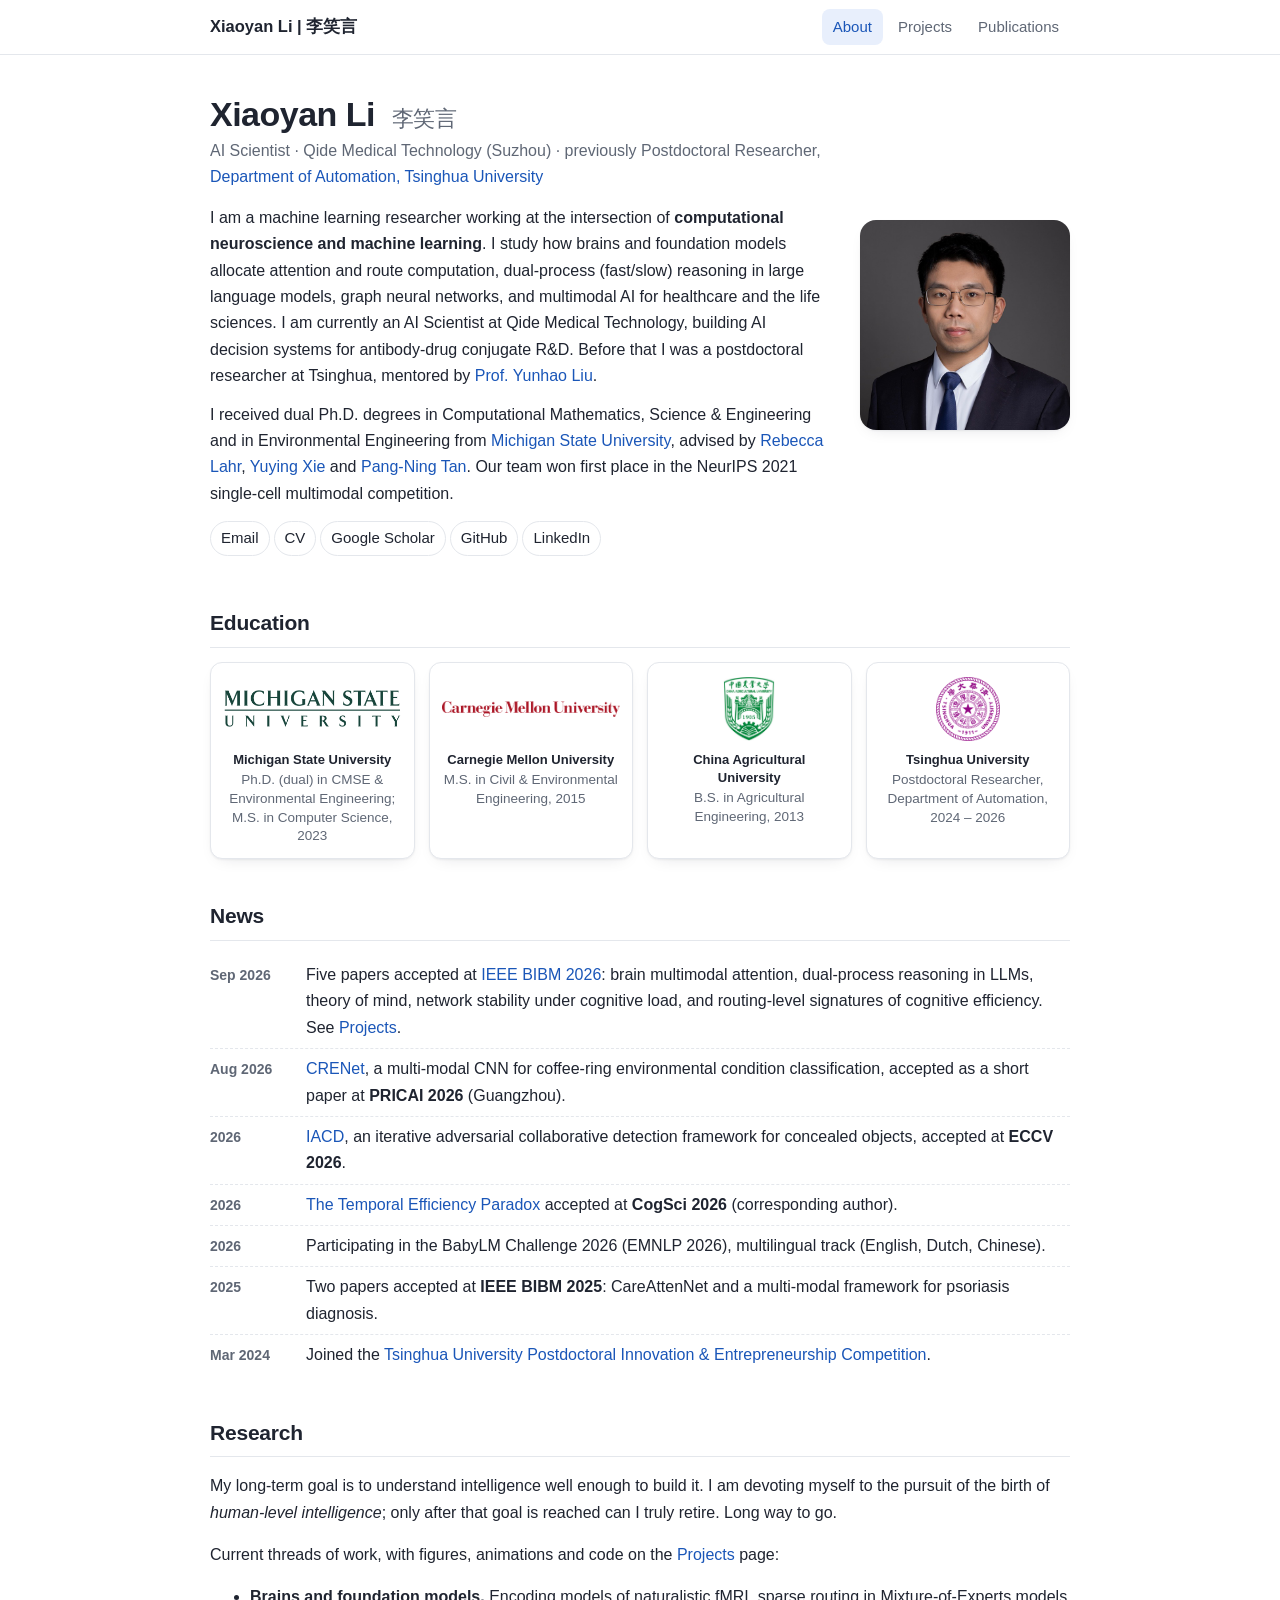
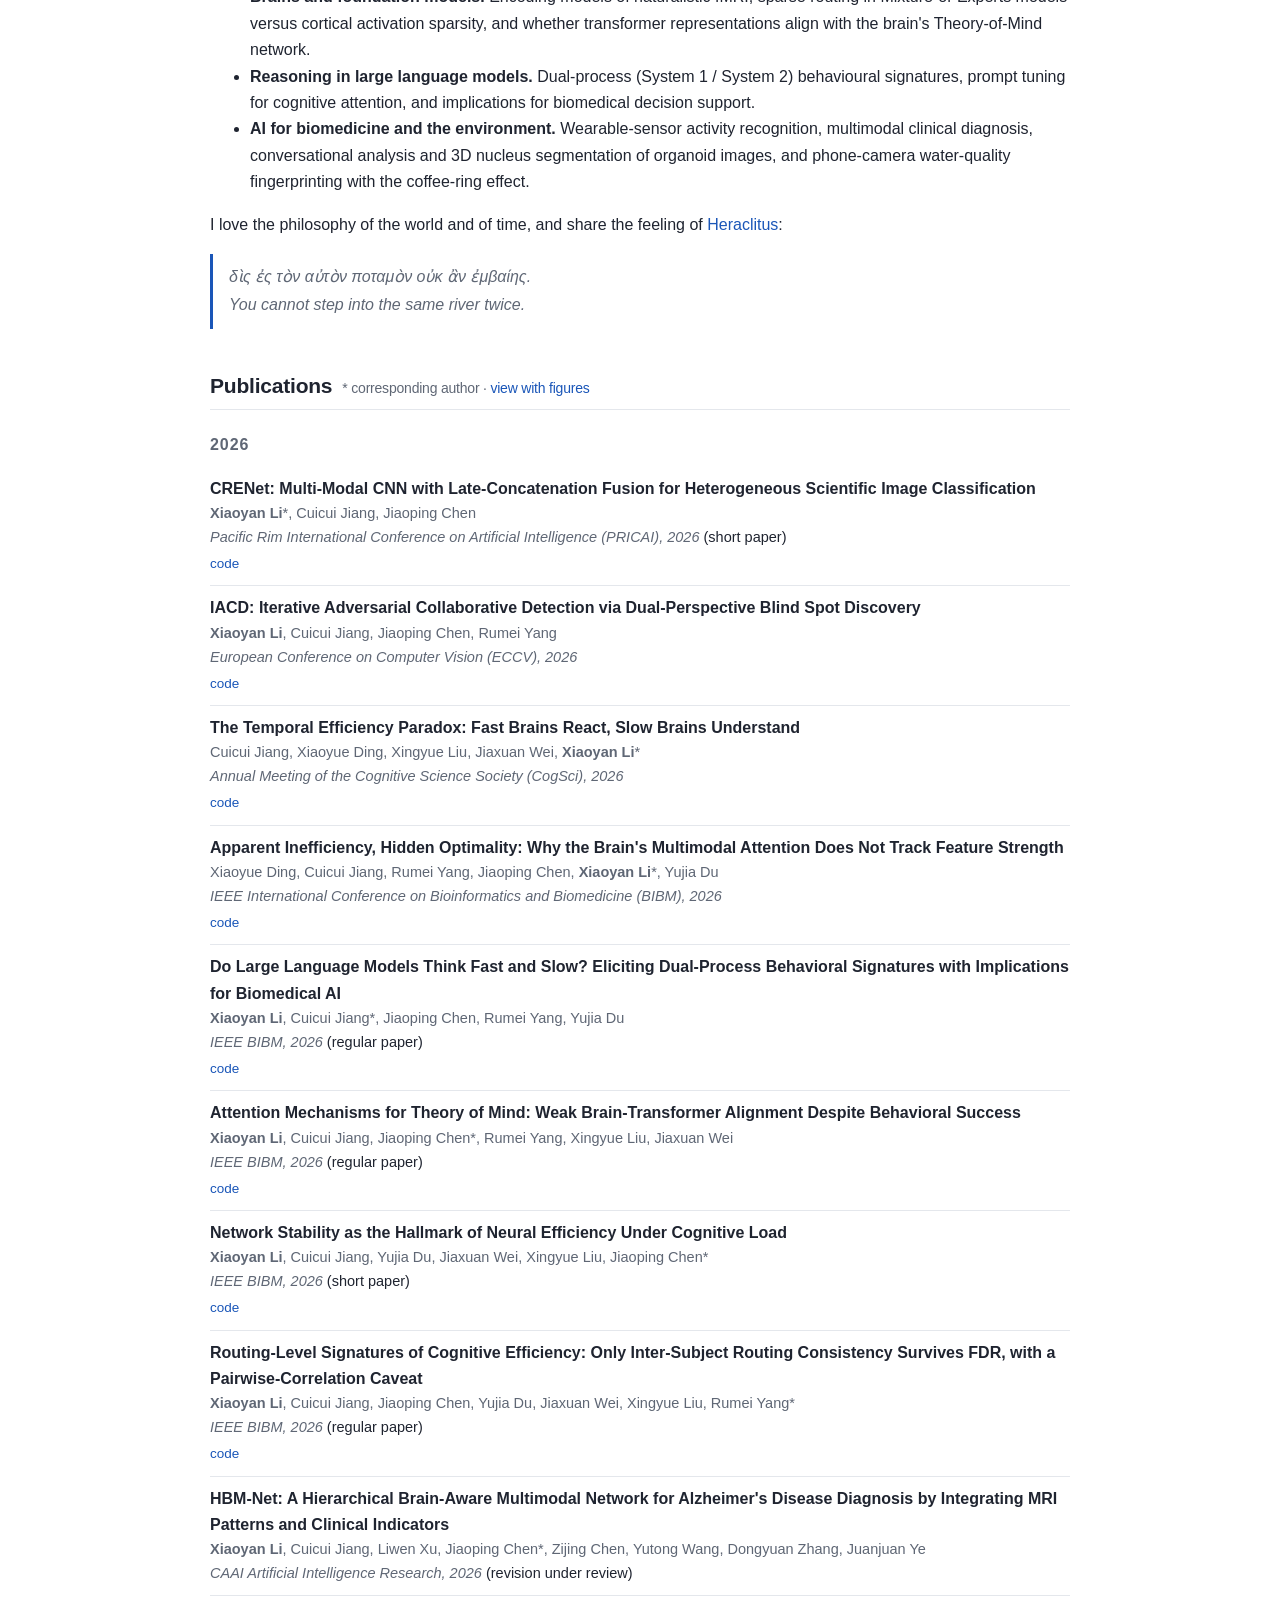
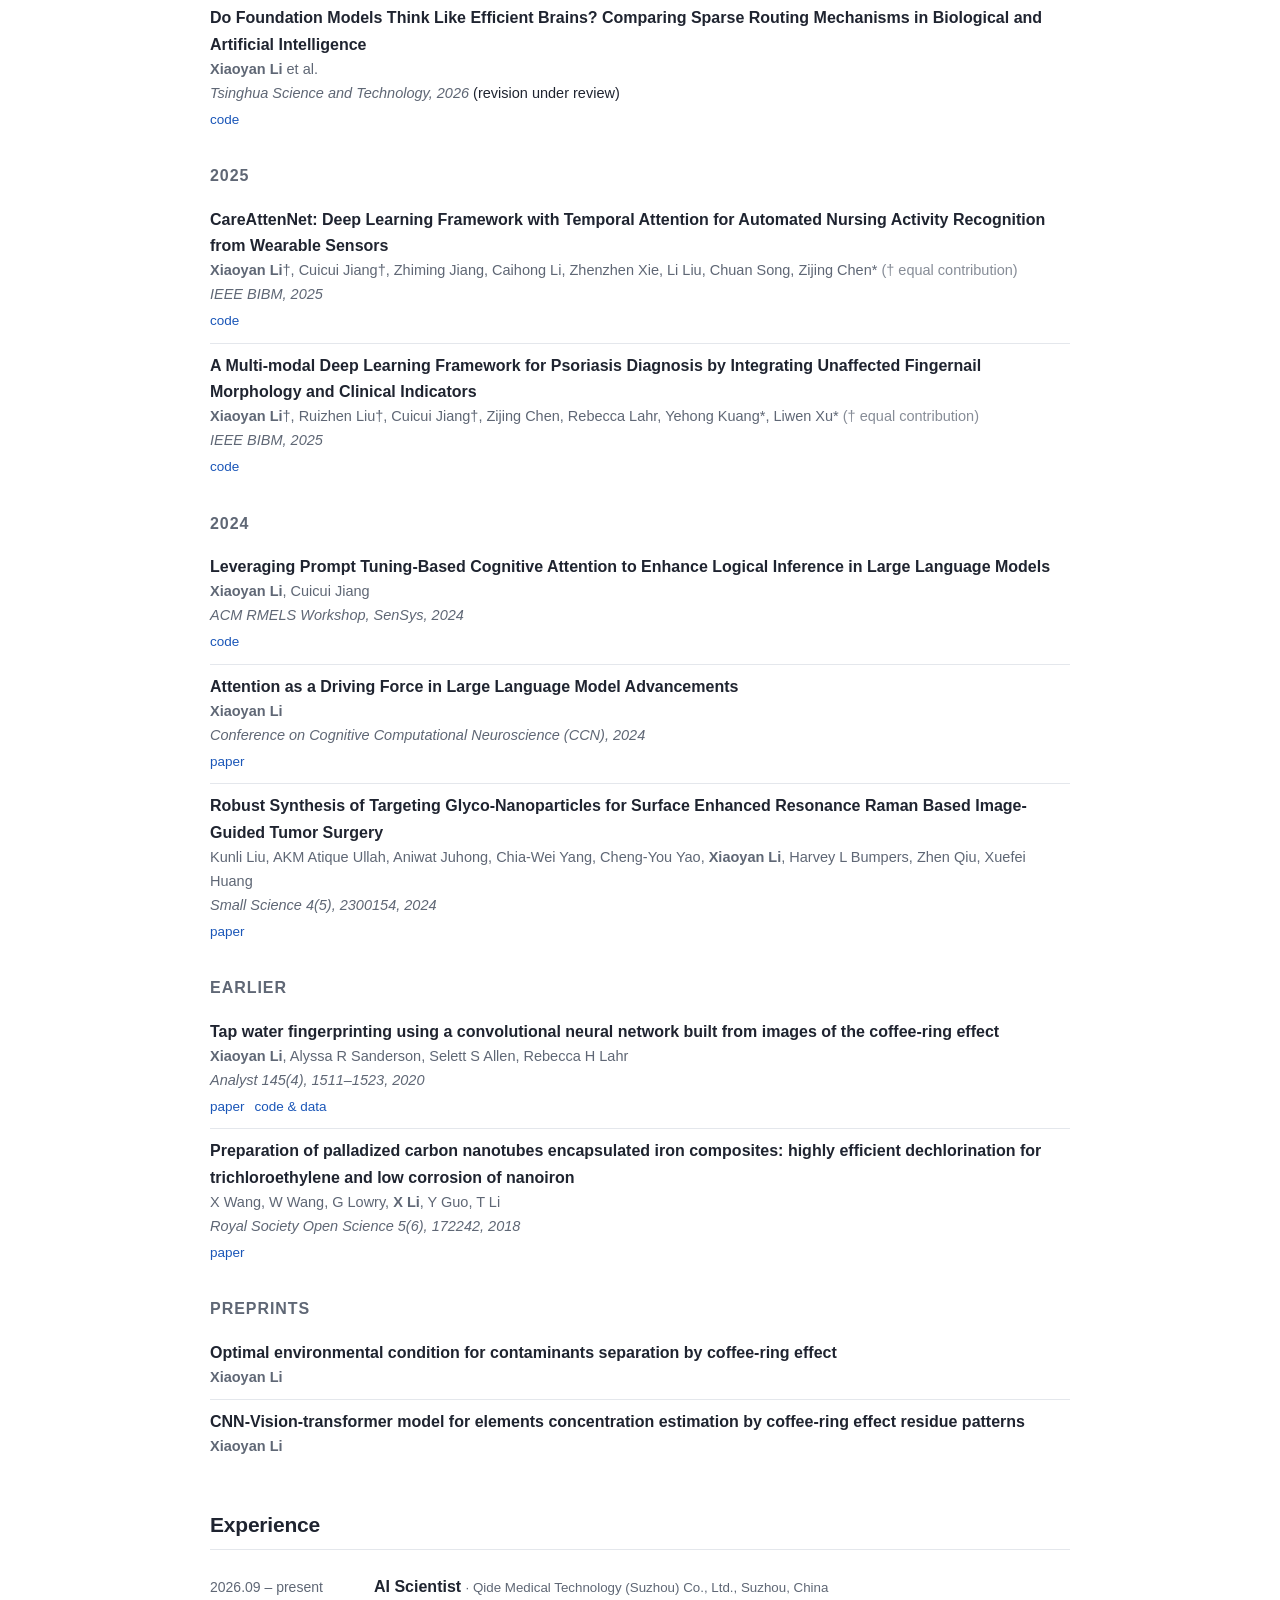
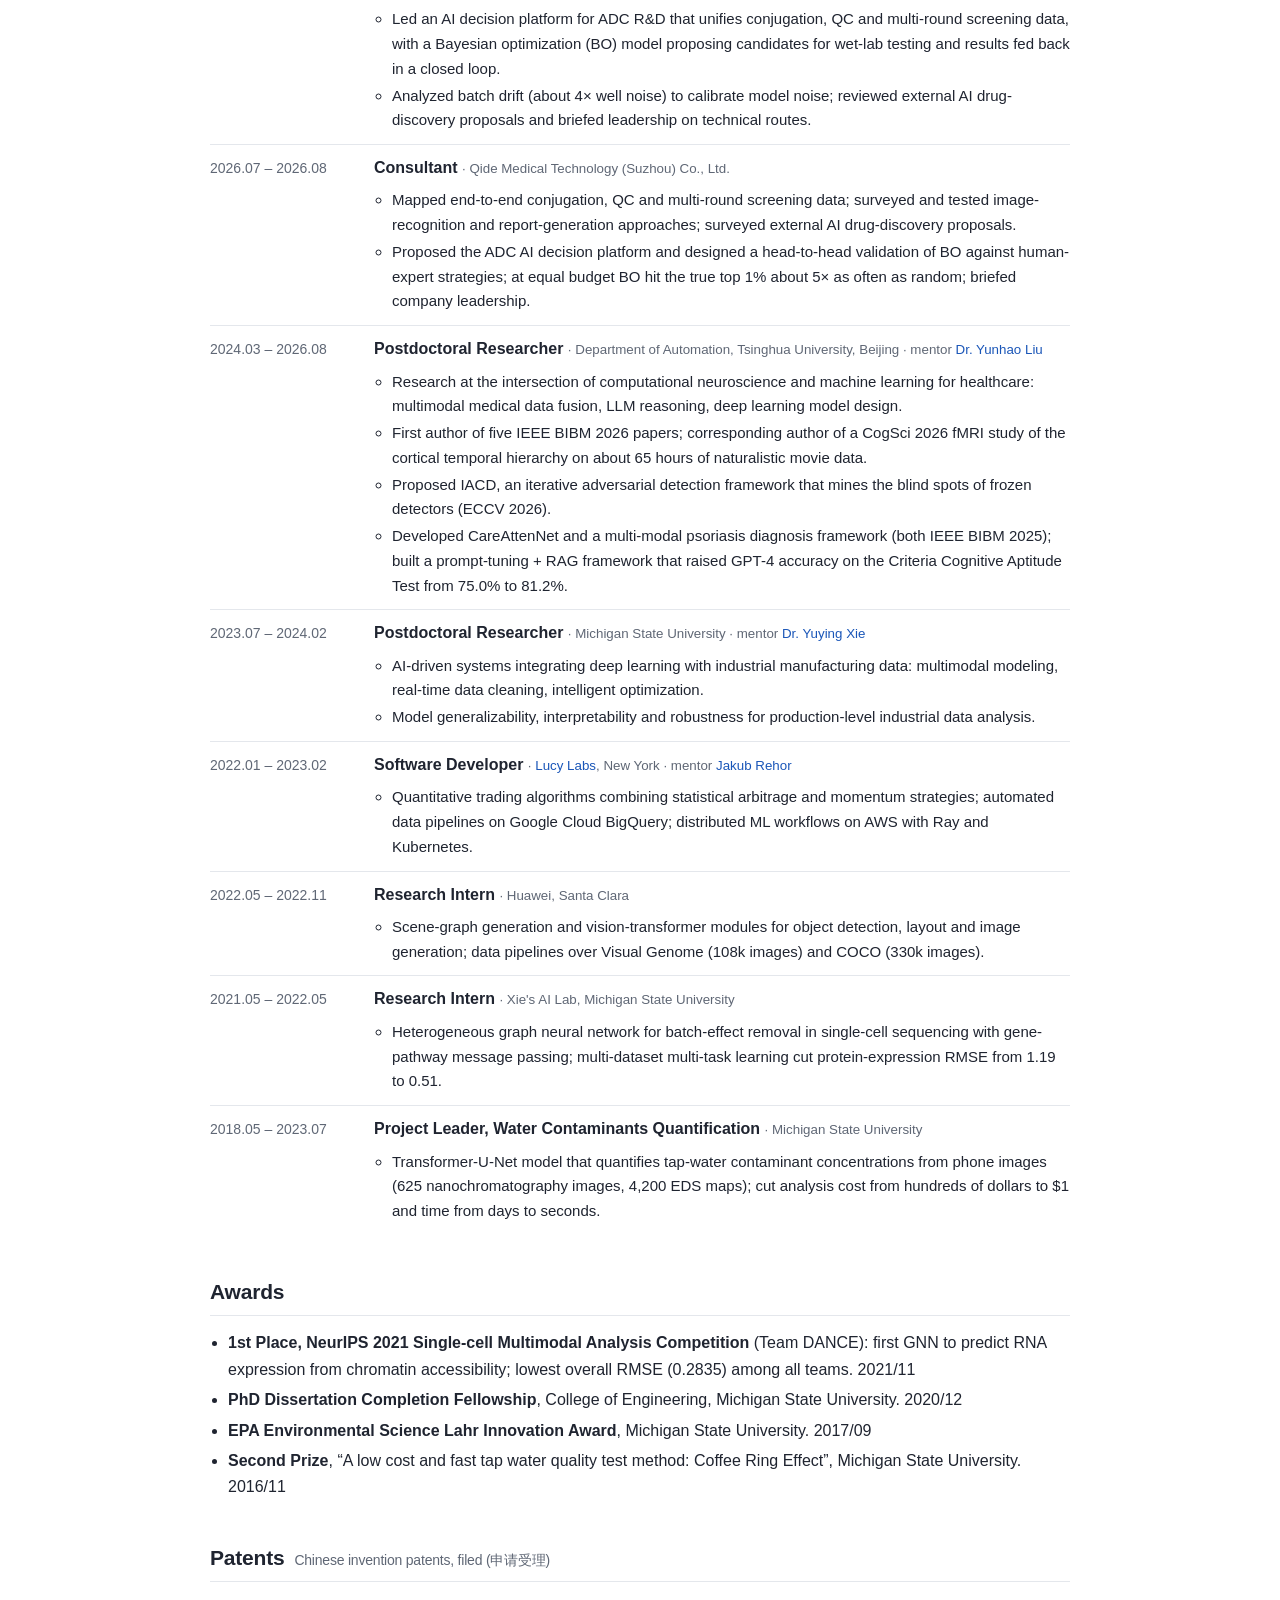
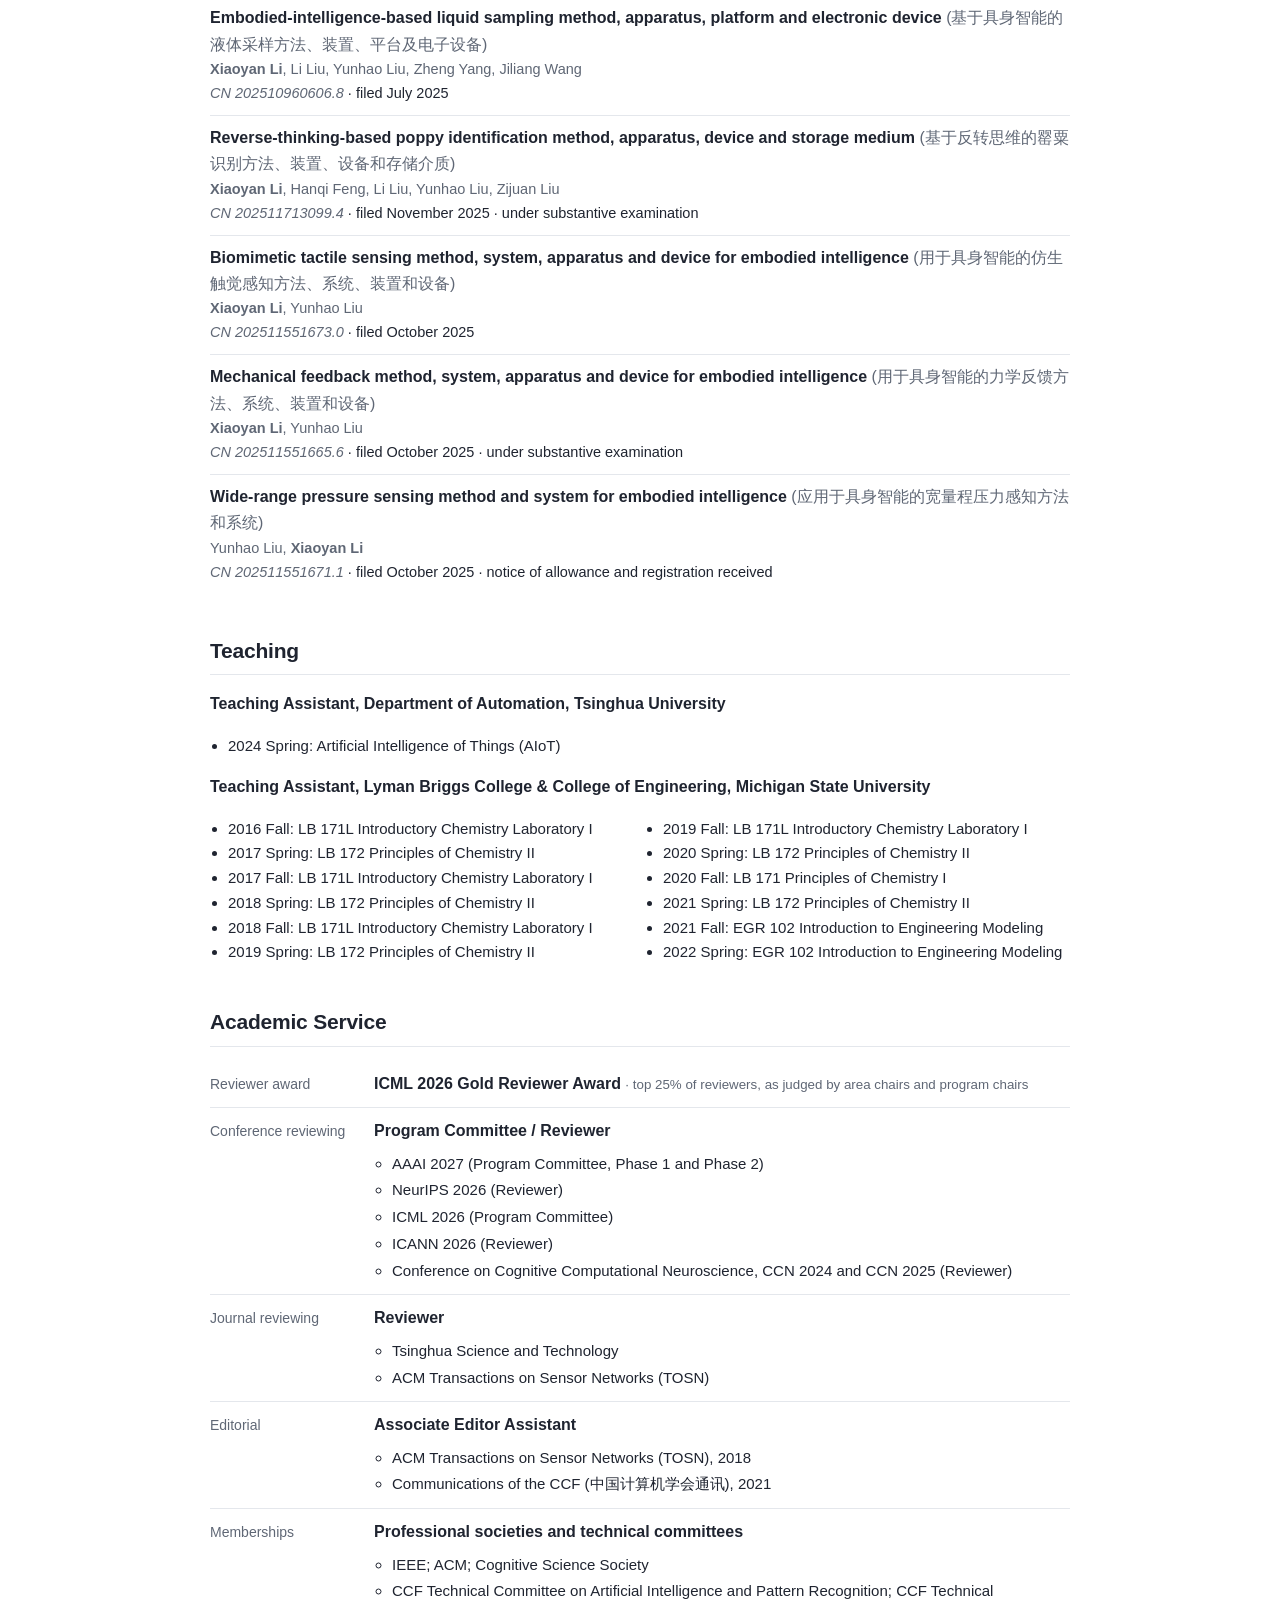
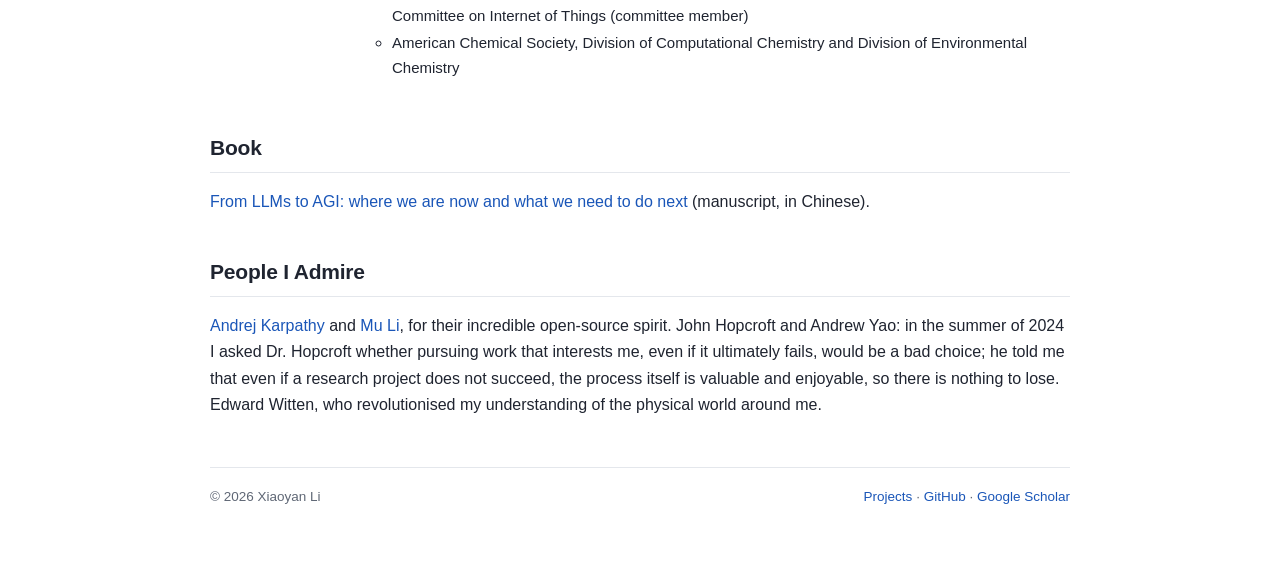
<file: index.html>
<!DOCTYPE html>
<html lang="en">
<head>
<meta charset="utf-8">
<meta name="viewport" content="width=device-width, initial-scale=1">
<title>Xiaoyan Li 李笑言</title>
<meta name="description" content="Xiaoyan Li (李笑言): machine learning researcher working at the intersection of computational neuroscience, large language models, and AI for biomedicine. AI Scientist at Qide Medical Technology; previously postdoc at Tsinghua University; dual Ph.D. from Michigan State University.">
<meta property="og:title" content="Xiaoyan Li 李笑言">
<meta property="og:description" content="Computational neuroscience × machine learning, LLM reasoning, and AI for biomedicine.">
<meta property="og:image" content="https://lixiaoyan629.com/images/profile.jpg?v=2">
<link rel="icon" href="./images/profile.jpg?v=2">
<link rel="stylesheet" href="./site.css">
</head>
<body>
<header class="topnav">
  <div class="inner">
    <a class="brand" href="./">Xiaoyan Li | 李笑言</a>
    <nav>
      <a href="./" aria-current="page">About</a>
      <a href="./projects.html">Projects</a>
      <a href="./#publications">Publications</a>
    </nav>
  </div>
</header>

<main class="wrap">

  <section class="header">
    <div>
      <h1>Xiaoyan Li <span class="cn">李笑言</span></h1>
      <p class="role">AI Scientist · Qide Medical Technology (Suzhou) · previously Postdoctoral Researcher, <a href="https://www.au.tsinghua.edu.cn/">Department of Automation, Tsinghua University</a></p>
      <p>I am a machine learning researcher working at the intersection of <strong>computational neuroscience and machine learning</strong>. I study how brains and foundation models allocate attention and route computation, dual-process (fast/slow) reasoning in large language models, graph neural networks, and multimodal AI for healthcare and the life sciences. I am currently an AI Scientist at Qide Medical Technology, building AI decision systems for antibody-drug conjugate R&amp;D. Before that I was a postdoctoral researcher at Tsinghua, mentored by <a href="https://gix.tsinghua.edu.cn/en/Faculty.htm">Prof. Yunhao Liu</a>.</p>
      <p>I received dual Ph.D. degrees in Computational Mathematics, Science &amp; Engineering and in Environmental Engineering from <a href="https://msu.edu/">Michigan State University</a>, advised by <a href="https://www.egr.msu.edu/lahrlab/profile/rebecca-h-lahr">Rebecca Lahr</a>, <a href="https://cmse.msu.edu/directory/faculty/yuying-xie/">Yuying Xie</a> and <a href="https://www.cse.msu.edu/~ptan/">Pang-Ning Tan</a>. Our team won first place in the NeurIPS 2021 single-cell multimodal competition.</p>
      <div class="linkrow">
        <a href="mailto:xiaoyanli629@tsinghua.edu.cn">Email</a>
        <a href="./files/XiaoyanLi_Resume.pdf">CV</a>
        <a href="https://scholar.google.com/citations?user=qWgz8HcAAAAJ&hl=en">Google Scholar</a>
        <a href="https://github.com/xiaoyanLi629">GitHub</a>
        <a href="https://www.linkedin.com/in/xiaoyan-li/">LinkedIn</a>
      </div>
    </div>
    <img class="photo" src="./images/profile.jpg?v=2" alt="Portrait of Xiaoyan Li">
  </section>

  <h2 class="sec" id="education">Education</h2>
  <div class="edu">
    <div class="tile">
      <div class="logo"><img src="./images/logos/msu.png" alt="Michigan State University"></div>
      <div class="deg"><b>Michigan State University</b><span>Ph.D. (dual) in CMSE &amp; Environmental Engineering; M.S. in Computer Science, 2023</span></div>
    </div>
    <div class="tile">
      <div class="logo"><img src="./images/logos/cmu.png" alt="Carnegie Mellon University"></div>
      <div class="deg"><b>Carnegie Mellon University</b><span>M.S. in Civil &amp; Environmental Engineering, 2015</span></div>
    </div>
    <div class="tile">
      <div class="logo"><img src="./images/logos/cau.png" alt="China Agricultural University"></div>
      <div class="deg"><b>China Agricultural University</b><span>B.S. in Agricultural Engineering, 2013</span></div>
    </div>
    <div class="tile">
      <div class="logo"><img src="./images/logos/tsinghua.png" alt="Tsinghua University"></div>
      <div class="deg"><b>Tsinghua University</b><span>Postdoctoral Researcher, Department of Automation, 2024 – 2026</span></div>
    </div>
  </div>

  <h2 class="sec" id="news">News</h2>
  <ul class="news">
    <li><span class="d">Sep 2026</span><span>Five papers accepted at <a href="https://ieeebibm.org/BIBM2026/">IEEE BIBM 2026</a>: brain multimodal attention, dual-process reasoning in LLMs, theory of mind, network stability under cognitive load, and routing-level signatures of cognitive efficiency. See <a href="./projects.html">Projects</a>.</span></li>
    <li><span class="d">Aug 2026</span><span><a href="https://github.com/xiaoyanLi629/CRENet-MultiModal-CoffeeRing">CRENet</a>, a multi-modal CNN for coffee-ring environmental condition classification, accepted as a short paper at <strong>PRICAI 2026</strong> (Guangzhou).</span></li>
    <li><span class="d">2026</span><span><a href="https://github.com/xiaoyanLi629/IACD">IACD</a>, an iterative adversarial collaborative detection framework for concealed objects, accepted at <strong>ECCV 2026</strong>.</span></li>
    <li><span class="d">2026</span><span><a href="https://github.com/xiaoyanLi629/temporal-efficiency-paradox">The Temporal Efficiency Paradox</a> accepted at <strong>CogSci 2026</strong> (corresponding author).</span></li>
    <li><span class="d">2026</span><span>Participating in the BabyLM Challenge 2026 (EMNLP 2026), multilingual track (English, Dutch, Chinese).</span></li>
    <li><span class="d">2025</span><span>Two papers accepted at <strong>IEEE BIBM 2025</strong>: CareAttenNet and a multi-modal framework for psoriasis diagnosis.</span></li>
    <li><span class="d">Mar 2024</span><span>Joined the <a href="https://postdoctor.tsinghua.edu.cn/sites/app/cxcyds/index.html">Tsinghua University Postdoctoral Innovation &amp; Entrepreneurship Competition</a>.</span></li>
  </ul>

  <h2 class="sec" id="research">Research</h2>
  <p>My long-term goal is to understand intelligence well enough to build it. I am devoting myself to the pursuit of the birth of <em>human-level intelligence</em>; only after that goal is reached can I truly retire. Long way to go.</p>
  <p>Current threads of work, with figures, animations and code on the <a href="./projects.html">Projects</a> page:</p>
  <ul>
    <li><strong>Brains and foundation models.</strong> Encoding models of naturalistic fMRI, sparse routing in Mixture-of-Experts models versus cortical activation sparsity, and whether transformer representations align with the brain's Theory-of-Mind network.</li>
    <li><strong>Reasoning in large language models.</strong> Dual-process (System 1 / System 2) behavioural signatures, prompt tuning for cognitive attention, and implications for biomedical decision support.</li>
    <li><strong>AI for biomedicine and the environment.</strong> Wearable-sensor activity recognition, multimodal clinical diagnosis, conversational analysis and 3D nucleus segmentation of organoid images, and phone-camera water-quality fingerprinting with the coffee-ring effect.</li>
  </ul>
  <p>I love the philosophy of the world and of time, and share the feeling of <a href="https://en.wikipedia.org/wiki/Heraclitus">Heraclitus</a>:</p>
  <blockquote><p>δὶς ἐς τὸν αὐτὸν ποταμὸν οὐκ ἂν ἐμβαίης.</p><p>You cannot step into the same river twice.</p></blockquote>

  <h2 class="sec" id="publications">Publications <small>* corresponding author · <a href="./projects.html">view with figures</a></small></h2>
  <h3 class="sub">2026</h3>
  <ul class="pubs">
    <li><div class="t">CRENet: Multi-Modal CNN with Late-Concatenation Fusion for Heterogeneous Scientific Image Classification</div><div class="a"><b>Xiaoyan Li</b>*, Cuicui Jiang, Jiaoping Chen</div><div class="v"><em>Pacific Rim International Conference on Artificial Intelligence (PRICAI), 2026</em> (short paper)</div><div class="l"><a href="https://github.com/xiaoyanLi629/CRENet-MultiModal-CoffeeRing">code</a></div></li>
    <li><div class="t">IACD: Iterative Adversarial Collaborative Detection via Dual-Perspective Blind Spot Discovery</div><div class="a"><b>Xiaoyan Li</b>, Cuicui Jiang, Jiaoping Chen, Rumei Yang</div><div class="v"><em>European Conference on Computer Vision (ECCV), 2026</em></div><div class="l"><a href="https://github.com/xiaoyanLi629/IACD">code</a></div></li>
    <li><div class="t">The Temporal Efficiency Paradox: Fast Brains React, Slow Brains Understand</div><div class="a">Cuicui Jiang, Xiaoyue Ding, Xingyue Liu, Jiaxuan Wei, <b>Xiaoyan Li</b>*</div><div class="v"><em>Annual Meeting of the Cognitive Science Society (CogSci), 2026</em></div><div class="l"><a href="https://github.com/xiaoyanLi629/temporal-efficiency-paradox">code</a></div></li>
    <li><div class="t">Apparent Inefficiency, Hidden Optimality: Why the Brain's Multimodal Attention Does Not Track Feature Strength</div><div class="a">Xiaoyue Ding, Cuicui Jiang, Rumei Yang, Jiaoping Chen, <b>Xiaoyan Li</b>*, Yujia Du</div><div class="v"><em>IEEE International Conference on Bioinformatics and Biomedicine (BIBM), 2026</em></div><div class="l"><a href="https://github.com/xiaoyanLi629/encoding-attention-dissociation">code</a></div></li>
    <li><div class="t">Do Large Language Models Think Fast and Slow? Eliciting Dual-Process Behavioral Signatures with Implications for Biomedical AI</div><div class="a"><b>Xiaoyan Li</b>, Cuicui Jiang*, Jiaoping Chen, Rumei Yang, Yujia Du</div><div class="v"><em>IEEE BIBM, 2026</em> (regular paper)</div><div class="l"><a href="https://github.com/xiaoyanLi629/dual-process-llm">code</a></div></li>
    <li><div class="t">Attention Mechanisms for Theory of Mind: Weak Brain-Transformer Alignment Despite Behavioral Success</div><div class="a"><b>Xiaoyan Li</b>, Cuicui Jiang, Jiaoping Chen*, Rumei Yang, Xingyue Liu, Jiaxuan Wei</div><div class="v"><em>IEEE BIBM, 2026</em> (regular paper)</div><div class="l"><a href="https://github.com/xiaoyanLi629/attention-tom-brain-transformer">code</a></div></li>
    <li><div class="t">Network Stability as the Hallmark of Neural Efficiency Under Cognitive Load</div><div class="a"><b>Xiaoyan Li</b>, Cuicui Jiang, Yujia Du, Jiaxuan Wei, Xingyue Liu, Jiaoping Chen*</div><div class="v"><em>IEEE BIBM, 2026</em> (short paper)</div><div class="l"><a href="https://github.com/xiaoyanLi629/neural-efficiency-cognitive-load">code</a></div></li>
    <li><div class="t">Routing-Level Signatures of Cognitive Efficiency: Only Inter-Subject Routing Consistency Survives FDR, with a Pairwise-Correlation Caveat</div><div class="a"><b>Xiaoyan Li</b>, Cuicui Jiang, Jiaoping Chen, Yujia Du, Jiaxuan Wei, Xingyue Liu, Rumei Yang*</div><div class="v"><em>IEEE BIBM, 2026</em> (regular paper)</div><div class="l"><a href="https://github.com/xiaoyanLi629/routing-signatures-efficiency">code</a></div></li>
    <li><div class="t">HBM-Net: A Hierarchical Brain-Aware Multimodal Network for Alzheimer's Disease Diagnosis by Integrating MRI Patterns and Clinical Indicators</div><div class="a"><b>Xiaoyan Li</b>, Cuicui Jiang, Liwen Xu, Jiaoping Chen*, Zijing Chen, Yutong Wang, Dongyuan Zhang, Juanjuan Ye</div><div class="v"><em>CAAI Artificial Intelligence Research, 2026</em> (revision under review)</div></li>
    <li><div class="t">Do Foundation Models Think Like Efficient Brains? Comparing Sparse Routing Mechanisms in Biological and Artificial Intelligence</div><div class="a"><b>Xiaoyan Li</b> et al.</div><div class="v"><em>Tsinghua Science and Technology, 2026</em> (revision under review)</div><div class="l"><a href="https://github.com/xiaoyanLi629/brain-moe-sparse-routing">code</a></div></li>
  </ul>
  <h3 class="sub">2025</h3>
  <ul class="pubs">
    <li><div class="t">CareAttenNet: Deep Learning Framework with Temporal Attention for Automated Nursing Activity Recognition from Wearable Sensors</div><div class="a"><b>Xiaoyan Li</b>†, Cuicui Jiang†, Zhiming Jiang, Caihong Li, Zhenzhen Xie, Li Liu, Chuan Song, Zijing Chen* <span style="opacity:.75">(† equal contribution)</span></div><div class="v"><em>IEEE BIBM, 2025</em></div><div class="l"><a href="https://github.com/xiaoyanLi629/CareAttenNet-Deep-Learning-Framework-with-Temporal-Attention-for-Nursing-Activity-Recognition">code</a></div></li>
    <li><div class="t">A Multi-modal Deep Learning Framework for Psoriasis Diagnosis by Integrating Unaffected Fingernail Morphology and Clinical Indicators</div><div class="a"><b>Xiaoyan Li</b>†, Ruizhen Liu†, Cuicui Jiang†, Zijing Chen, Rebecca Lahr, Yehong Kuang*, Liwen Xu* <span style="opacity:.75">(† equal contribution)</span></div><div class="v"><em>IEEE BIBM, 2025</em></div><div class="l"><a href="https://github.com/xiaoyanLi629/A-Multi-modal-Deep-Learning-Framework-for-Psoriasis-Diagnosis">code</a></div></li>
  </ul>
  <h3 class="sub">2024</h3>
  <ul class="pubs">
    <li><div class="t">Leveraging Prompt Tuning-Based Cognitive Attention to Enhance Logical Inference in Large Language Models</div><div class="a"><b>Xiaoyan Li</b>, Cuicui Jiang</div><div class="v"><em>ACM RMELS Workshop, SenSys, 2024</em></div><div class="l"><a href="https://github.com/xiaoyanLi629/RMELS2024">code</a></div></li>
    <li><div class="t">Attention as a Driving Force in Large Language Model Advancements</div><div class="a"><b>Xiaoyan Li</b></div><div class="v"><em>Conference on Cognitive Computational Neuroscience (CCN), 2024</em></div><div class="l"><a href="https://2024.ccneuro.org/pdf/52_Paper_authored_Attention-as-a-Driving-Force-in-Large-Language-Model-Advancements.pdf">paper</a></div></li>
    <li><div class="t">Robust Synthesis of Targeting Glyco-Nanoparticles for Surface Enhanced Resonance Raman Based Image-Guided Tumor Surgery</div><div class="a">Kunli Liu, AKM Atique Ullah, Aniwat Juhong, Chia-Wei Yang, Cheng-You Yao, <b>Xiaoyan Li</b>, Harvey L Bumpers, Zhen Qiu, Xuefei Huang</div><div class="v"><em>Small Science 4(5), 2300154, 2024</em></div><div class="l"><a href="https://onlinelibrary.wiley.com/doi/full/10.1002/smsc.202300154">paper</a></div></li>
  </ul>
  <h3 class="sub">Earlier</h3>
  <ul class="pubs">
    <li><div class="t">Tap water fingerprinting using a convolutional neural network built from images of the coffee-ring effect</div><div class="a"><b>Xiaoyan Li</b>, Alyssa R Sanderson, Selett S Allen, Rebecca H Lahr</div><div class="v"><em>Analyst 145(4), 1511–1523, 2020</em></div><div class="l"><a href="https://pubs.rsc.org/en/content/articlelanding/2020/an/c9an01624d">paper</a><a href="https://github.com/xiaoyanLi629/CNN_coffee_ring_effect">code &amp; data</a></div></li>
    <li><div class="t">Preparation of palladized carbon nanotubes encapsulated iron composites: highly efficient dechlorination for trichloroethylene and low corrosion of nanoiron</div><div class="a">X Wang, W Wang, G Lowry, <b>X Li</b>, Y Guo, T Li</div><div class="v"><em>Royal Society Open Science 5(6), 172242, 2018</em></div><div class="l"><a href="https://royalsocietypublishing.org/doi/10.1098/rsos.172242">paper</a></div></li>
  </ul>
  <h3 class="sub">Preprints</h3>
  <ul class="pubs">
    <li><div class="t">Optimal environmental condition for contaminants separation by coffee-ring effect</div><div class="a"><b>Xiaoyan Li</b></div></li>
    <li><div class="t">CNN-Vision-transformer model for elements concentration estimation by coffee-ring effect residue patterns</div><div class="a"><b>Xiaoyan Li</b></div></li>
  </ul>

  <h2 class="sec" id="experience">Experience</h2>
  <ul class="exp">
    <li><span class="d">2026.09 – present</span><div><div class="r">AI Scientist <small>· Qide Medical Technology (Suzhou) Co., Ltd., Suzhou, China</small></div>
      <ul>
        <li>Led an AI decision platform for ADC R&amp;D that unifies conjugation, QC and multi-round screening data, with a Bayesian optimization (BO) model proposing candidates for wet-lab testing and results fed back in a closed loop.</li>
        <li>Analyzed batch drift (about 4&times; well noise) to calibrate model noise; reviewed external AI drug-discovery proposals and briefed leadership on technical routes.</li>
      </ul></div></li>
    <li><span class="d">2026.07 – 2026.08</span><div><div class="r">Consultant <small>· Qide Medical Technology (Suzhou) Co., Ltd.</small></div>
      <ul>
        <li>Mapped end-to-end conjugation, QC and multi-round screening data; surveyed and tested image-recognition and report-generation approaches; surveyed external AI drug-discovery proposals.</li>
        <li>Proposed the ADC AI decision platform and designed a head-to-head validation of BO against human-expert strategies; at equal budget BO hit the true top 1% about 5&times; as often as random; briefed company leadership.</li>
      </ul></div></li>
    <li><span class="d">2024.03 – 2026.08</span><div><div class="r">Postdoctoral Researcher <small>· Department of Automation, Tsinghua University, Beijing · mentor <a href="https://gix.tsinghua.edu.cn/en/Faculty.htm">Dr. Yunhao Liu</a></small></div>
      <ul>
        <li>Research at the intersection of computational neuroscience and machine learning for healthcare: multimodal medical data fusion, LLM reasoning, deep learning model design.</li>
        <li>First author of five IEEE BIBM 2026 papers; corresponding author of a CogSci 2026 fMRI study of the cortical temporal hierarchy on about 65 hours of naturalistic movie data.</li>
        <li>Proposed IACD, an iterative adversarial detection framework that mines the blind spots of frozen detectors (ECCV 2026).</li>
        <li>Developed CareAttenNet and a multi-modal psoriasis diagnosis framework (both IEEE BIBM 2025); built a prompt-tuning + RAG framework that raised GPT-4 accuracy on the Criteria Cognitive Aptitude Test from 75.0% to 81.2%.</li>
      </ul></div></li>
    <li><span class="d">2023.07 – 2024.02</span><div><div class="r">Postdoctoral Researcher <small>· Michigan State University · mentor <a href="https://cmse.msu.edu/directory/faculty/yuying-xie/">Dr. Yuying Xie</a></small></div>
      <ul>
        <li>AI-driven systems integrating deep learning with industrial manufacturing data: multimodal modeling, real-time data cleaning, intelligent optimization.</li>
        <li>Model generalizability, interpretability and robustness for production-level industrial data analysis.</li>
      </ul></div></li>
    <li><span class="d">2022.01 – 2023.02</span><div><div class="r">Software Developer <small>· <a href="https://lucylabs.io/">Lucy Labs</a>, New York · mentor <a href="https://inclineia.com/jakub-rehor/">Jakub Rehor</a></small></div>
      <ul>
        <li>Quantitative trading algorithms combining statistical arbitrage and momentum strategies; automated data pipelines on Google Cloud BigQuery; distributed ML workflows on AWS with Ray and Kubernetes.</li>
      </ul></div></li>
    <li><span class="d">2022.05 – 2022.11</span><div><div class="r">Research Intern <small>· Huawei, Santa Clara</small></div>
      <ul>
        <li>Scene-graph generation and vision-transformer modules for object detection, layout and image generation; data pipelines over Visual Genome (108k images) and COCO (330k images).</li>
      </ul></div></li>
    <li><span class="d">2021.05 – 2022.05</span><div><div class="r">Research Intern <small>· Xie's AI Lab, Michigan State University</small></div>
      <ul>
        <li>Heterogeneous graph neural network for batch-effect removal in single-cell sequencing with gene-pathway message passing; multi-dataset multi-task learning cut protein-expression RMSE from 1.19 to 0.51.</li>
      </ul></div></li>
    <li><span class="d">2018.05 – 2023.07</span><div><div class="r">Project Leader, Water Contaminants Quantification <small>· Michigan State University</small></div>
      <ul>
        <li>Transformer-U-Net model that quantifies tap-water contaminant concentrations from phone images (625 nanochromatography images, 4,200 EDS maps); cut analysis cost from hundreds of dollars to $1 and time from days to seconds.</li>
      </ul></div></li>
  </ul>

  <h2 class="sec" id="awards">Awards</h2>
  <ul class="awards">
    <li><strong>1st Place, NeurIPS 2021 Single-cell Multimodal Analysis Competition</strong> (Team DANCE): first GNN to predict RNA expression from chromatin accessibility; lowest overall RMSE (0.2835) among all teams. 2021/11</li>
    <li><strong>PhD Dissertation Completion Fellowship</strong>, College of Engineering, Michigan State University. 2020/12</li>
    <li><strong>EPA Environmental Science Lahr Innovation Award</strong>, Michigan State University. 2017/09</li>
    <li><strong>Second Prize</strong>, “A low cost and fast tap water quality test method: Coffee Ring Effect”, Michigan State University. 2016/11</li>
  </ul>

  <h2 class="sec" id="patents">Patents <small>Chinese invention patents, filed (申请受理)</small></h2>
  <ul class="pubs">
    <li><div class="t">Embodied-intelligence-based liquid sampling method, apparatus, platform and electronic device <span style="font-weight:400;color:var(--muted)">(基于具身智能的液体采样方法、装置、平台及电子设备)</span></div><div class="a"><b>Xiaoyan Li</b>, Li Liu, Yunhao Liu, Zheng Yang, Jiliang Wang</div><div class="v"><em>CN 202510960606.8</em> · filed July 2025</div></li>
    <li><div class="t">Reverse-thinking-based poppy identification method, apparatus, device and storage medium <span style="font-weight:400;color:var(--muted)">(基于反转思维的罂粟识别方法、装置、设备和存储介质)</span></div><div class="a"><b>Xiaoyan Li</b>, Hanqi Feng, Li Liu, Yunhao Liu, Zijuan Liu</div><div class="v"><em>CN 202511713099.4</em> · filed November 2025 · under substantive examination</div></li>
    <li><div class="t">Biomimetic tactile sensing method, system, apparatus and device for embodied intelligence <span style="font-weight:400;color:var(--muted)">(用于具身智能的仿生触觉感知方法、系统、装置和设备)</span></div><div class="a"><b>Xiaoyan Li</b>, Yunhao Liu</div><div class="v"><em>CN 202511551673.0</em> · filed October 2025</div></li>
    <li><div class="t">Mechanical feedback method, system, apparatus and device for embodied intelligence <span style="font-weight:400;color:var(--muted)">(用于具身智能的力学反馈方法、系统、装置和设备)</span></div><div class="a"><b>Xiaoyan Li</b>, Yunhao Liu</div><div class="v"><em>CN 202511551665.6</em> · filed October 2025 · under substantive examination</div></li>
    <li><div class="t">Wide-range pressure sensing method and system for embodied intelligence <span style="font-weight:400;color:var(--muted)">(应用于具身智能的宽量程压力感知方法和系统)</span></div><div class="a">Yunhao Liu, <b>Xiaoyan Li</b></div><div class="v"><em>CN 202511551671.1</em> · filed October 2025 · notice of allowance and registration received</div></li>
  </ul>

  <h2 class="sec" id="teaching">Teaching</h2>
  <p><strong>Teaching Assistant, Department of Automation, Tsinghua University</strong></p>
  <ul class="teach"><li>2024 Spring: Artificial Intelligence of Things (AIoT)</li></ul>
  <p><strong>Teaching Assistant, Lyman Briggs College &amp; College of Engineering, Michigan State University</strong></p>
  <ul class="teach">
    <li>2016 Fall: LB 171L Introductory Chemistry Laboratory I</li>
    <li>2017 Spring: LB 172 Principles of Chemistry II</li>
    <li>2017 Fall: LB 171L Introductory Chemistry Laboratory I</li>
    <li>2018 Spring: LB 172 Principles of Chemistry II</li>
    <li>2018 Fall: LB 171L Introductory Chemistry Laboratory I</li>
    <li>2019 Spring: LB 172 Principles of Chemistry II</li>
    <li>2019 Fall: LB 171L Introductory Chemistry Laboratory I</li>
    <li>2020 Spring: LB 172 Principles of Chemistry II</li>
    <li>2020 Fall: LB 171 Principles of Chemistry I</li>
    <li>2021 Spring: LB 172 Principles of Chemistry II</li>
    <li>2021 Fall: EGR 102 Introduction to Engineering Modeling</li>
    <li>2022 Spring: EGR 102 Introduction to Engineering Modeling</li>
  </ul>

  <h2 class="sec" id="service">Academic Service</h2>
  <ul class="exp">
    <li><span class="d">Reviewer award</span><div><div class="r">ICML 2026 Gold Reviewer Award <small>· top 25% of reviewers, as judged by area chairs and program chairs</small></div></div></li>
    <li><span class="d">Conference reviewing</span><div><div class="r">Program Committee / Reviewer</div>
      <ul>
        <li>AAAI 2027 (Program Committee, Phase 1 and Phase 2)</li>
        <li>NeurIPS 2026 (Reviewer)</li>
        <li>ICML 2026 (Program Committee)</li>
        <li>ICANN 2026 (Reviewer)</li>
        <li>Conference on Cognitive Computational Neuroscience, CCN 2024 and CCN 2025 (Reviewer)</li>
      </ul></div></li>
    <li><span class="d">Journal reviewing</span><div><div class="r">Reviewer</div>
      <ul>
        <li>Tsinghua Science and Technology</li>
        <li>ACM Transactions on Sensor Networks (TOSN)</li>
      </ul></div></li>
    <li><span class="d">Editorial</span><div><div class="r">Associate Editor Assistant</div>
      <ul>
        <li>ACM Transactions on Sensor Networks (TOSN), 2018</li>
        <li>Communications of the CCF (中国计算机学会通讯), 2021</li>
      </ul></div></li>
    <li><span class="d">Memberships</span><div><div class="r">Professional societies and technical committees</div>
      <ul>
        <li>IEEE; ACM; Cognitive Science Society</li>
        <li>CCF Technical Committee on Artificial Intelligence and Pattern Recognition; CCF Technical Committee on Internet of Things (committee member)</li>
        <li>American Chemical Society, Division of Computational Chemistry and Division of Environmental Chemistry</li>
      </ul></div></li>
  </ul>

  <h2 class="sec" id="book">Book</h2>
  <p><a href="https://github.com/xiaoyanLi629/xiaoyanLi629.github.io/blob/main/%E4%B9%A6%E7%A8%BF/%E4%BB%8E%E5%A4%A7%E6%A8%A1%E5%9E%8B%E5%88%B0AGI.pdf">From LLMs to AGI: where we are now and what we need to do next</a> (manuscript, in Chinese).</p>

  <h2 class="sec" id="people">People I Admire</h2>
  <p><a href="https://karpathy.ai/">Andrej Karpathy</a> and <a href="https://github.com/mli">Mu Li</a>, for their incredible open-source spirit. John Hopcroft and Andrew Yao: in the summer of 2024 I asked Dr. Hopcroft whether pursuing work that interests me, even if it ultimately fails, would be a bad choice; he told me that even if a research project does not succeed, the process itself is valuable and enjoyable, so there is nothing to lose. Edward Witten, who revolutionised my understanding of the physical world around me.</p>

  <footer class="footer">
    <span>© 2026 Xiaoyan Li</span>
    <span><a href="./projects.html">Projects</a> · <a href="https://github.com/xiaoyanLi629">GitHub</a> · <a href="https://scholar.google.com/citations?user=qWgz8HcAAAAJ&hl=en">Google Scholar</a></span>
  </footer>
</main>
</body>
</html>
</file>
<file: site.css>
/* Shared stylesheet for lixiaoyan629.com (homepage + projects) */
:root {
  --bg: #ffffff;
  --surface: #f6f7f9;
  --text: #1f2430;
  --muted: #5f6775;
  --line: #e4e7ec;
  --accent: #1a56b8;
  --accent-soft: #e8effc;
  --chip-brain: #6d28d9; --chip-brain-bg: #efe9fe;
  --chip-llm: #0f766e;   --chip-llm-bg: #dcf4f0;
  --chip-cv: #b45309;    --chip-cv-bg: #fdebd3;
  --chip-bio: #be185d;   --chip-bio-bg: #fbe3ed;
  --chip-env: #1d4ed8;   --chip-env-bg: #e2e9ff;
  --chip-theory: #475569;--chip-theory-bg: #e8ecf2;
  --shadow: 0 1px 2px rgba(16,24,40,.05), 0 6px 18px -10px rgba(16,24,40,.18);
}
@media (prefers-color-scheme: dark) {
  :root:not([data-theme="light"]) {
    --bg: #0f131b; --surface: #171c26; --text: #e6e9ef; --muted: #9aa3b2; --line: #273041;
    --accent: #8db4ff; --accent-soft: #1b2a47;
    --chip-brain: #c4b5fd; --chip-brain-bg: #2b2250;
    --chip-llm: #7dd3c8;   --chip-llm-bg: #10332f;
    --chip-cv: #fdba74;    --chip-cv-bg: #3a2a14;
    --chip-bio: #f9a8d4;   --chip-bio-bg: #3d1a2c;
    --chip-env: #a5b4fc;   --chip-env-bg: #1c2550;
    --chip-theory: #cbd5e1;--chip-theory-bg: #2a3242;
    --shadow: 0 1px 2px rgba(0,0,0,.4), 0 10px 28px -14px rgba(0,0,0,.6);
  }
}
:root[data-theme="dark"] {
  --bg: #0f131b; --surface: #171c26; --text: #e6e9ef; --muted: #9aa3b2; --line: #273041;
  --accent: #8db4ff; --accent-soft: #1b2a47;
  --chip-brain: #c4b5fd; --chip-brain-bg: #2b2250;
  --chip-llm: #7dd3c8;   --chip-llm-bg: #10332f;
  --chip-cv: #fdba74;    --chip-cv-bg: #3a2a14;
  --chip-bio: #f9a8d4;   --chip-bio-bg: #3d1a2c;
  --chip-env: #a5b4fc;   --chip-env-bg: #1c2550;
  --chip-theory: #cbd5e1;--chip-theory-bg: #2a3242;
  --shadow: 0 1px 2px rgba(0,0,0,.4), 0 10px 28px -14px rgba(0,0,0,.6);
}

* { box-sizing: border-box; }
html { scroll-behavior: smooth; }
body {
  margin: 0; background: var(--bg); color: var(--text);
  font-family: ui-sans-serif, -apple-system, "Segoe UI", Roboto, "Helvetica Neue", "PingFang SC", "Microsoft YaHei", sans-serif;
  font-size: 16px; line-height: 1.65; -webkit-font-smoothing: antialiased; font-variant-numeric: tabular-nums;
}
a { color: var(--accent); text-decoration: none; }
a:hover { text-decoration: underline; }
img { max-width: 100%; }

/* top nav */
.topnav { border-bottom: 1px solid var(--line); background: var(--bg); position: sticky; top: 0; z-index: 20; }
.topnav .inner { max-width: 900px; margin: 0 auto; padding: 0 20px; height: 54px; display: flex; align-items: center; justify-content: space-between; }
.topnav .brand { font-weight: 700; color: var(--text); font-size: 16.5px; white-space: nowrap; }
.topnav .brand:hover { color: var(--accent); text-decoration: none; }
.topnav nav { display: flex; gap: 4px; }
.topnav nav a { padding: 6px 11px; border-radius: 8px; color: var(--muted); font-weight: 500; font-size: 15px; }
.topnav nav a:hover { background: var(--surface); color: var(--text); text-decoration: none; }
.topnav nav a[aria-current="page"] { color: var(--accent); background: var(--accent-soft); }

@media (max-width: 520px) {
  .topnav .inner { padding: 0 12px; }
  .topnav .brand { font-size: 15px; }
  .topnav nav { gap: 0; }
  .topnav nav a { padding: 5px 7px; font-size: 13.5px; }
}
.wrap { max-width: 900px; margin: 0 auto; padding: 0 20px 56px; }

/* header / bio */
.header { display: grid; grid-template-columns: 1fr 210px; gap: 36px; align-items: center; padding: 40px 0 10px; }
.header h1 { font-size: 34px; margin: 0 0 4px; letter-spacing: -.015em; line-height: 1.15; }
.header .cn { font-weight: 500; color: var(--muted); font-size: 22px; margin-left: 8px; }
.header .role { margin: 0 0 14px; color: var(--muted); font-size: 16px; }
.header p { margin: 0 0 12px; }
.header .photo { width: 210px; height: 210px; border-radius: 16px; object-fit: cover; box-shadow: var(--shadow); display: block; }
.linkrow { display: flex; flex-wrap: wrap; gap: 6px 4px; margin-top: 14px; font-size: 15px; }
.linkrow a { padding: 4px 10px; border: 1px solid var(--line); border-radius: 999px; color: var(--text); font-weight: 500; }
.linkrow a:hover { border-color: var(--accent); color: var(--accent); text-decoration: none; }
@media (max-width: 640px) {
  .header { grid-template-columns: 1fr; gap: 18px; padding-top: 26px; }
  .header .photo { width: 150px; height: 150px; order: -1; }
  .header h1 { font-size: 28px; }
}

/* sections */
h2.sec { font-size: 21px; margin: 40px 0 14px; padding-bottom: 6px; border-bottom: 1px solid var(--line); letter-spacing: -.01em; display: flex; align-items: baseline; gap: 10px; }
h2.sec small { font-weight: 500; font-size: 14px; color: var(--muted); }
h3.sub { font-size: 16px; margin: 22px 0 8px; color: var(--muted); font-weight: 600; text-transform: uppercase; letter-spacing: .06em; }
blockquote { margin: 10px 0 14px; padding: 8px 16px; border-left: 3px solid var(--accent); color: var(--muted); font-style: italic; }
blockquote p { margin: 2px 0; }

/* education logos */
.edu { display: grid; grid-template-columns: repeat(4, 1fr); gap: 14px; }
.edu .tile { background: #fff; border: 1px solid var(--line); border-radius: 12px; padding: 14px 12px 12px; text-align: center; box-shadow: var(--shadow); }
:root[data-theme="dark"] .edu .tile { background: #f6f7f9; }
@media (prefers-color-scheme: dark) { :root:not([data-theme="light"]) .edu .tile { background: #f6f7f9; } }
.edu .logo { height: 64px; display: flex; align-items: center; justify-content: center; margin-bottom: 10px; }
.edu .logo img { max-height: 64px; max-width: 100%; object-fit: contain; }
.edu .deg { font-size: 13.5px; line-height: 1.4; color: #1f2430; }
.edu .deg b { display: block; font-size: 13px; color: #1f2430; margin-bottom: 2px; }
.edu .deg span { color: #5f6775; }
@media (max-width: 700px) { .edu { grid-template-columns: repeat(2, 1fr); } }

/* news */
.news { list-style: none; padding: 0; margin: 0; }
.news li { display: grid; grid-template-columns: 84px 1fr; gap: 12px; padding: 7px 0; border-bottom: 1px dashed var(--line); }
.news li:last-child { border-bottom: 0; }
.news .d { color: var(--muted); font-size: 14px; font-weight: 600; padding-top: 2px; }

/* compact publication list (homepage) */
.pubs { list-style: none; padding: 0; margin: 0; }
.pubs li { padding: 9px 0; border-bottom: 1px solid var(--line); }
.pubs li:last-child { border-bottom: 0; }
.pubs .t { font-weight: 600; }
.pubs .a { color: var(--muted); font-size: 14.5px; }
.pubs .v { font-size: 14.5px; }
.pubs .v em { color: var(--muted); }
.pubs .l a { font-size: 13.5px; margin-right: 10px; }

/* experience */
.exp { list-style: none; padding: 0; margin: 0; }
.exp li { display: grid; grid-template-columns: 150px 1fr; gap: 14px; padding: 10px 0; border-bottom: 1px solid var(--line); }
.exp li:last-child { border-bottom: 0; }
.exp .d { color: var(--muted); font-size: 14px; padding-top: 2px; }
.exp .r { font-weight: 600; }
.exp .r small { font-weight: 400; color: var(--muted); }
.exp ul { margin: 6px 0 0; padding-left: 18px; font-size: 15px; color: var(--text); }
.exp ul li { display: list-item; grid-template-columns: none; padding: 1px 0; border: 0; }
@media (max-width: 560px) { .exp li { grid-template-columns: 1fr; gap: 2px; } }

.awards { padding-left: 18px; margin: 0; }
.awards li { margin: 4px 0; }
.teach { columns: 2; column-gap: 28px; font-size: 15px; padding-left: 18px; margin: 0; }
@media (max-width: 560px) { .teach { columns: 1; } }

.footer { margin-top: 48px; border-top: 1px solid var(--line); padding: 18px 0; color: var(--muted); font-size: 13.5px; display: flex; justify-content: space-between; flex-wrap: wrap; gap: 8px; }

/* ===== projects page (Barron-style rows) ===== */
.intro { padding: 36px 0 6px; }
.intro h1 { font-size: 32px; margin: 0 0 8px; letter-spacing: -.015em; }
.intro p { margin: 0; color: var(--muted); max-width: 70ch; }

.filters { display: flex; flex-wrap: wrap; gap: 8px; padding: 16px 0 6px; align-items: center; }
.filters button {
  border: 1px solid var(--line); background: var(--bg); color: var(--muted); border-radius: 999px;
  padding: 5px 13px; font: inherit; font-size: 13.5px; font-weight: 500; cursor: pointer;
}
.filters button:hover { border-color: var(--accent); color: var(--text); }
.filters button.active { background: var(--text); color: var(--bg); border-color: var(--text); }
.filters .count { margin-left: auto; color: var(--muted); font-size: 13.5px; }

.year { font-size: 18px; font-weight: 700; margin: 30px 0 6px; color: var(--muted); letter-spacing: .02em; }
.year.hidden { display: none; }

.pub { display: grid; grid-template-columns: 250px 1fr; gap: 22px; padding: 18px 0; border-bottom: 1px solid var(--line); align-items: start; }
.pub.hidden { display: none; }
.teaser {
  position: relative; width: 250px; aspect-ratio: 4 / 3; border-radius: 10px; overflow: hidden; cursor: zoom-in;
  background: #fff; border: 1px solid var(--line); box-shadow: var(--shadow);
}
.teaser img { width: 100%; height: 100%; object-fit: cover; display: block; transition: transform .25s ease; }
.teaser.fit { aspect-ratio: 3 / 2; }
.teaser.fit img { object-fit: contain; padding: 6px; }
.teaser:hover img { transform: scale(1.03); }
.teaser.fit:hover img { transform: none; }
.teaser .n { position: absolute; right: 8px; bottom: 8px; background: rgba(17,24,39,.72); color: #fff; font-size: 11px; font-weight: 600; padding: 2px 7px; border-radius: 6px; }
.teaser.none { display: grid; place-items: center; cursor: default; background: var(--surface); font-size: 40px; }
.pub .tt { margin: 0 0 3px; font-size: 17.5px; line-height: 1.3; font-weight: 700; }
.pub .tt a { color: var(--text); }
.pub .tt a:hover { color: var(--accent); }
.pub .au { margin: 0 0 2px; font-size: 14.5px; color: var(--muted); }
.pub .au b { color: var(--text); font-weight: 600; }
.pub .ve { margin: 0 0 6px; font-size: 14.5px; }
.pub .ve em { font-style: italic; }
.pub .ve .tag { font-weight: 700; color: var(--chip-cv); }
.pub .lk { margin: 0 0 8px; font-size: 14px; display: flex; flex-wrap: wrap; gap: 4px 0; }
.pub .lk a { font-weight: 600; }
.pub .lk a + a::before { content: "/"; color: var(--line); margin: 0 8px; font-weight: 400; }
.pub .sm { margin: 0; font-size: 15px; color: var(--text); opacity: .9; }
.chips { display: flex; gap: 6px; flex-wrap: wrap; margin-top: 8px; }
.chip { font-size: 11.5px; font-weight: 600; padding: 2px 8px; border-radius: 999px; letter-spacing: .01em; }
.chip.brain { color: var(--chip-brain); background: var(--chip-brain-bg); }
.chip.llm { color: var(--chip-llm); background: var(--chip-llm-bg); }
.chip.cv { color: var(--chip-cv); background: var(--chip-cv-bg); }
.chip.bio { color: var(--chip-bio); background: var(--chip-bio-bg); }
.chip.env { color: var(--chip-env); background: var(--chip-env-bg); }
.chip.theory { color: var(--chip-theory); background: var(--chip-theory-bg); }
@media (max-width: 640px) {
  .pub { grid-template-columns: 1fr; gap: 12px; }
  .teaser { width: 100%; aspect-ratio: 16 / 9; }
}

/* lightbox */
.lb { position: fixed; inset: 0; background: rgba(8,11,18,.92); display: none; z-index: 50; align-items: center; justify-content: center; padding: 20px; }
.lb.open { display: flex; }
.lb figure { margin: 0; max-width: min(1200px, 96vw); width: 100%; display: flex; flex-direction: column; gap: 10px; }
.lb img { width: 100%; max-height: 76vh; object-fit: contain; border-radius: 10px; background: #fff; }
.lb figcaption { color: #cfd6e4; font-size: 14px; text-align: center; }
.lb .strip { display: flex; gap: 8px; justify-content: center; flex-wrap: wrap; }
.lb .strip button { border: 2px solid transparent; border-radius: 8px; padding: 0; background: #fff; cursor: pointer; overflow: hidden; width: 96px; height: 62px; }
.lb .strip button img { width: 100%; height: 100%; object-fit: cover; border-radius: 6px; max-height: none; }
.lb .strip button.active { border-color: #8db4ff; }
.lb .close { position: absolute; top: 14px; right: 16px; background: rgba(255,255,255,.12); color: #fff; border: 0; width: 40px; height: 40px; border-radius: 50%; font-size: 22px; cursor: pointer; }
.lb .arrow { position: absolute; top: 50%; transform: translateY(-50%); background: rgba(255,255,255,.12); color: #fff; border: 0; width: 44px; height: 44px; border-radius: 50%; font-size: 22px; cursor: pointer; }
.lb .prev { left: 14px; } .lb .next { right: 14px; }
</file>
